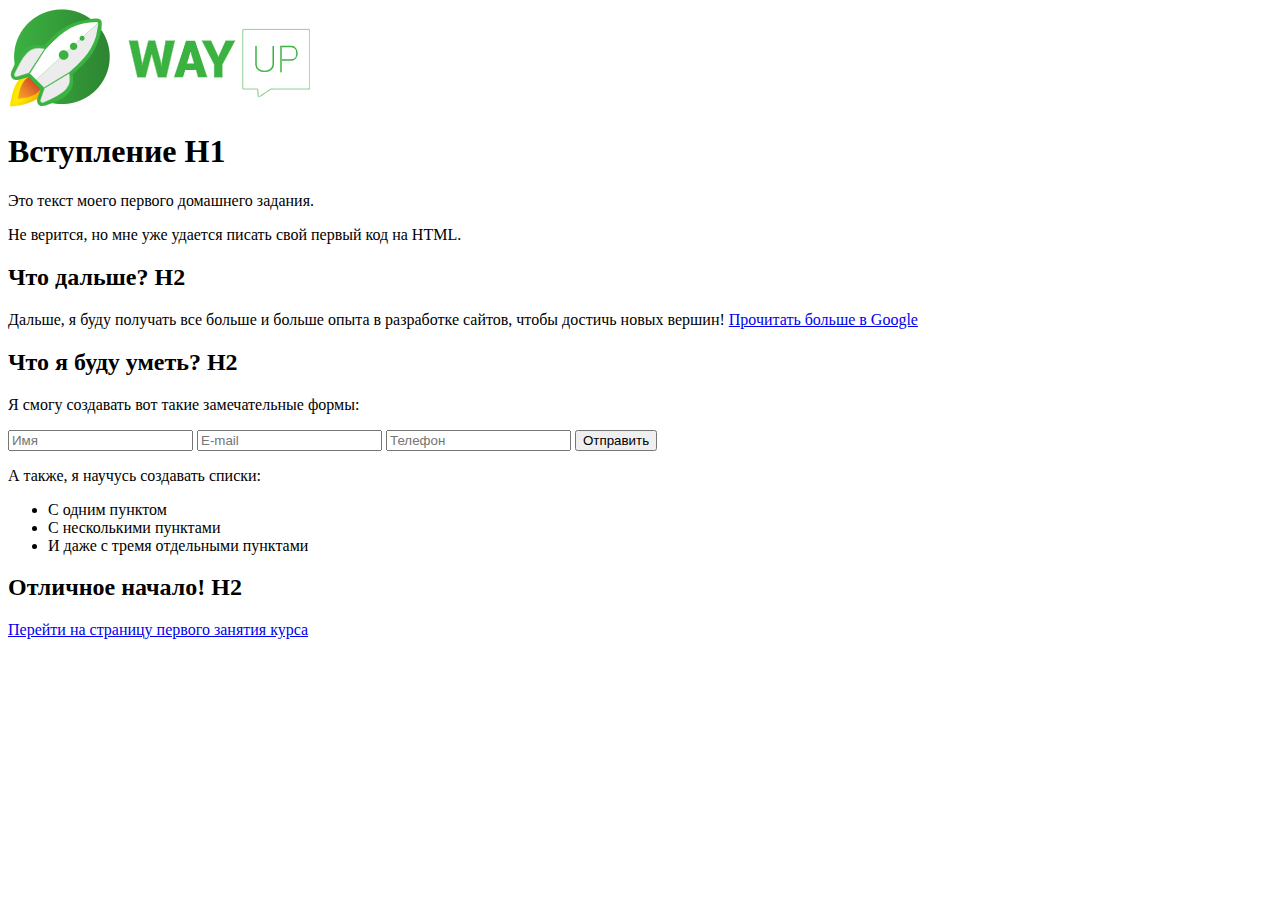
<file: homework2/index.html>
<!DOCTYPE html>
<html lang="ru">

<head>
   <meta charset="UTF-8">
   <title>WayUP - homework 2</title>
</head>

<body>
   <img src="img/logo.jpg" alt="WAYUP">
   <h1>
      Вступление H1
   </h1>
   <p>
      Это текст моего первого домашнего задания.
   </p>
   <p>
      Не верится, но мне уже удается писать свой первый код на HTML.
   </p>
   <h2>
      Что дальше? H2
   </h2>
   <p>
      Дальше, я буду получать все больше и больше опыта в разработке сайтов, чтобы достичь новых вершин!
      <a href="https://www.google.com/">Прочитать больше в Google</a>
   </p>
   <h2>
      Что я буду уметь? H2
   </h2>
   <p>
      Я смогу создавать вот такие замечательные формы:
   </p>
   <input type="text" placeholder="Имя" required>
   <input type="email" placeholder="E-mail" required>
   <input type="tel" placeholder="Телефон" required>
   <button type="submit">Отправить</button>
   <p>
      А также, я научусь создавать списки:
   </p>
   <ul>
      <li>С одним пунктом</li>
      <li>С несколькими пунктами</li>
      <li>И даже с тремя отдельными пунктами</li>
   </ul>
   <h2>
      Отличное начало! H2
   </h2>
   <a href="https://wayup.in/cabinet/course10/unit1/lesson1">
      Перейти на страницу первого занятия курса
   </a>
</body>

</html>
</file>
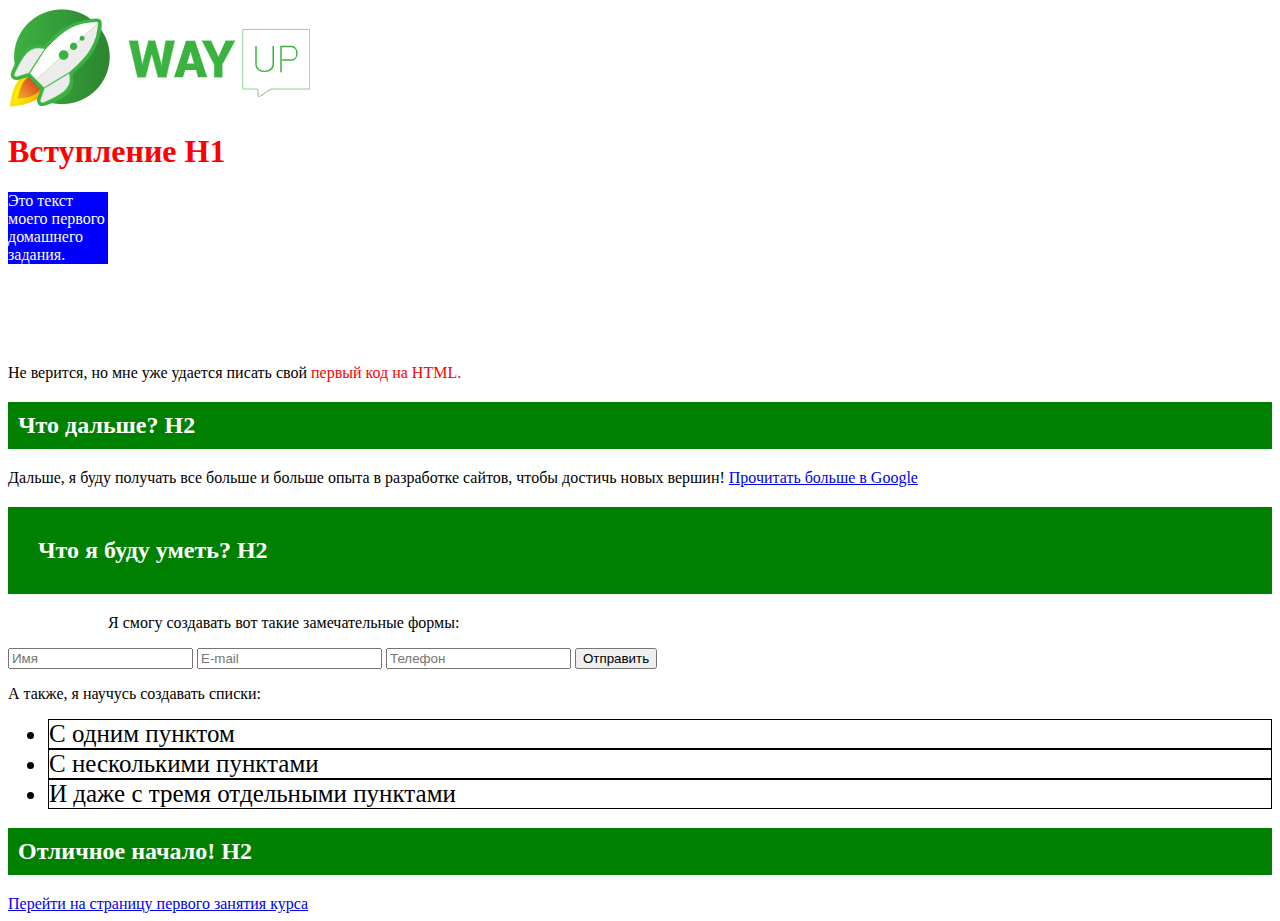
<file: homework3/index.html>
<!DOCTYPE html>
<html lang="ru">

<head>
   <meta charset="UTF-8">
   <title>WayUP - homework 3</title>
   <link rel="stylesheet" href="css/style.css">
</head>

<body>
   <header>
      <img src="img/logo.jpg" alt="WAYUP">
      <h1 class="header__title">
         Вступление H1
      </h1>
      <p class="header__text header__text--bgblue с-white mb-100">
         Это текст моего первого домашнего задания.
      </p>


      <p>
         Не верится, но мне уже удается писать свой <span class="red">первый код на HTML.</span>
      </p>
   </header>

   <section>
      <h2 class="bg-green с-white p-10">
         Что дальше? H2
      </h2>
      <p>
         Дальше, я буду получать все больше и больше опыта в разработке сайтов, чтобы достичь новых вершин!
         <a href="https://www.google.com/" target="_blank">Прочитать больше в Google</a>
      </p>
   </section>

   <section>
      <h2 class="bg-green с-white p-30">
         Что я буду уметь? H2
      </h2>
      <p class="ml-100">
         Я смогу создавать вот такие замечательные формы:
      </p>
      <form action="#">
         <input type="text" placeholder="Имя" required>
         <input type="email" placeholder="E-mail" required>
         <input type="tel" placeholder="Телефон" required>
         <button type="submit">Отправить</button>
      </form>
      <p>
         А также, я научусь создавать списки:
      </p>
      <ul class="textlist">
         <li class="textlist__item">С одним пунктом</li>
         <li class="textlist__item">С несколькими пунктами</li>
         <li class="textlist__item">И даже с тремя отдельными пунктами</li>
      </ul>
   </section>

   <footer>
      <h2 class="bg-green p-10 с-white">
         Отличное начало! H2
      </h2>
      <a href="https://wayup.in/cabinet/course10/unit1/lesson1" target="_blank">
         Перейти на страницу первого занятия курса
      </a>
   </footer>
</body>

</html>
</file>
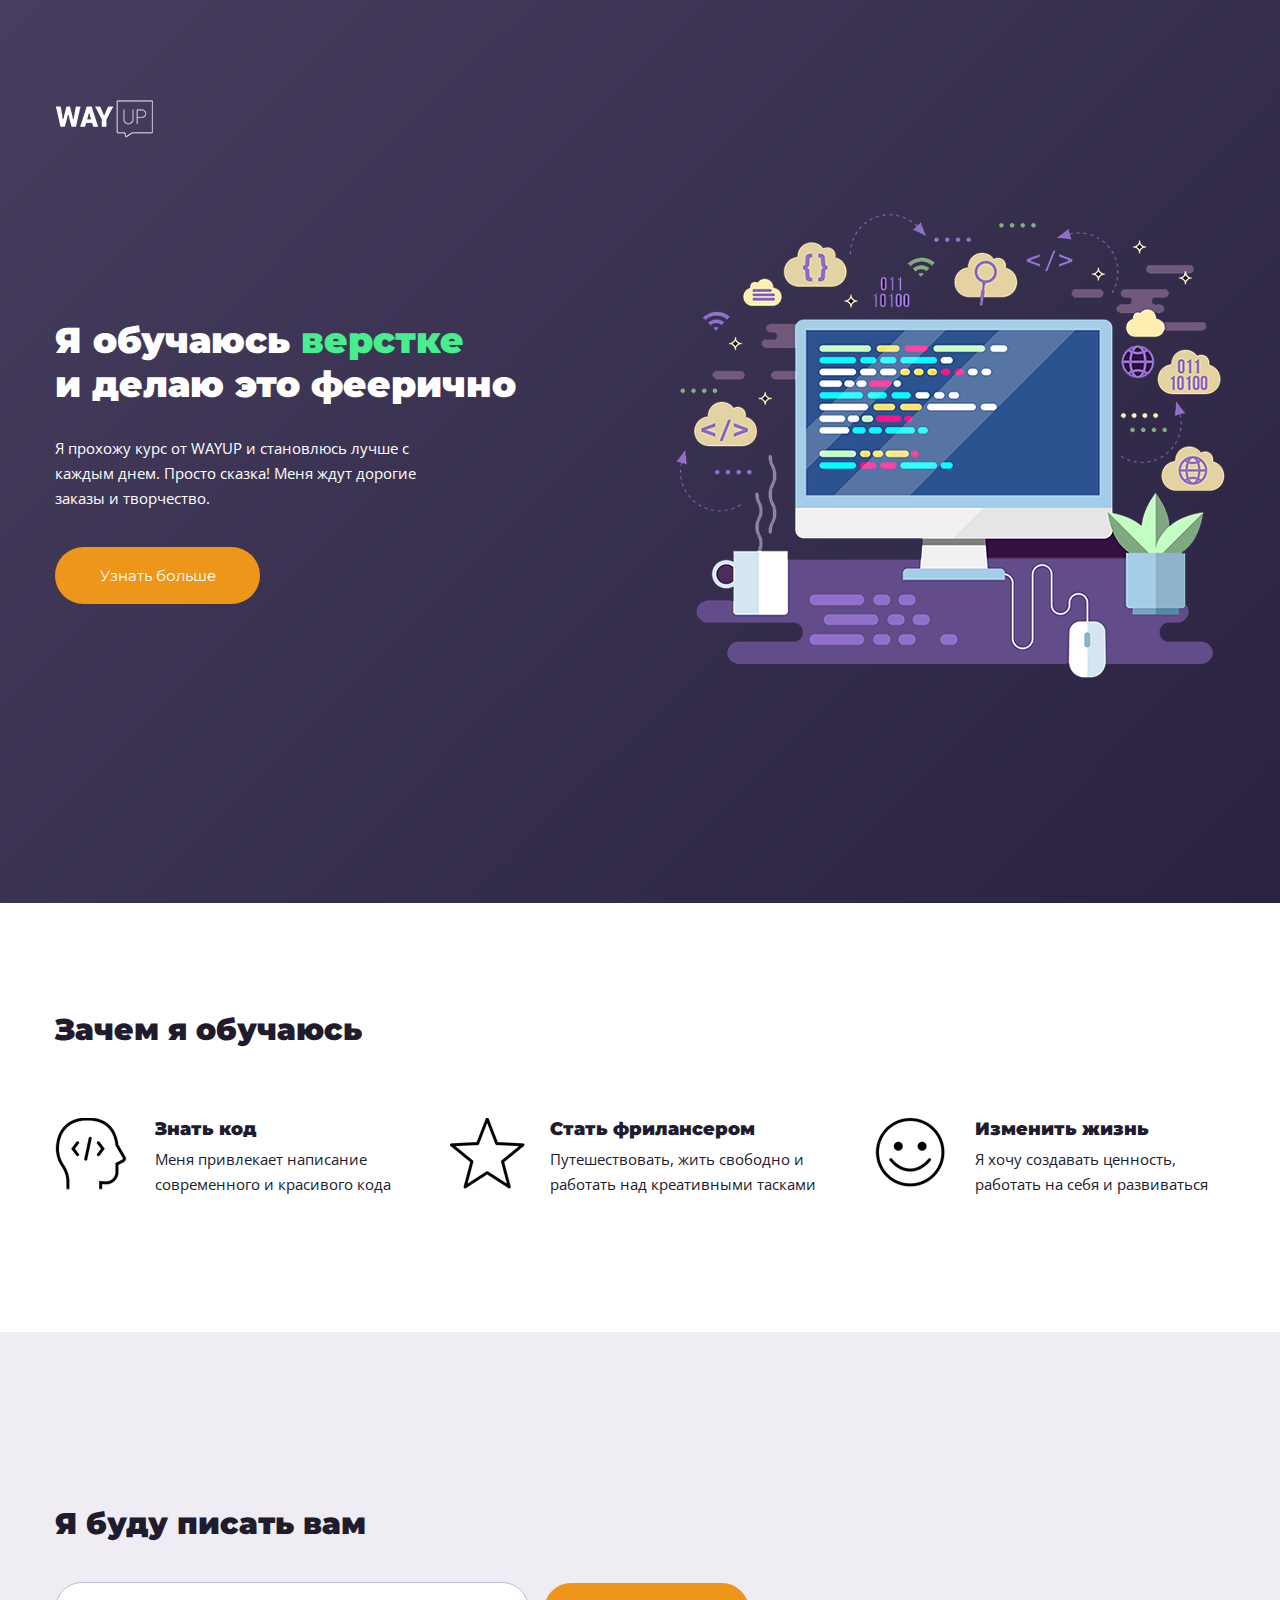
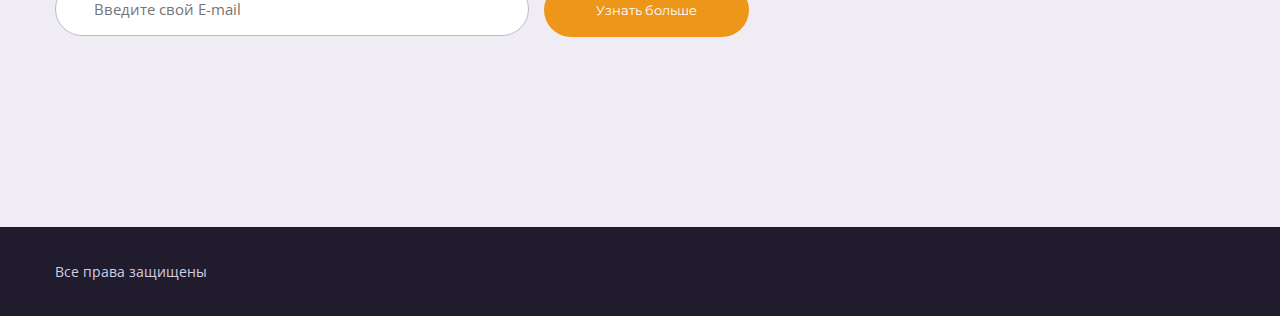
<file: homework4/index.html>
<!DOCTYPE html>
<html lang="ru">

<head>
   <meta charset="UTF-8">
   <title>Верстка современного сайта</title>
   <link href="https://fonts.googleapis.com/css?family=Montserrat:900|Open+Sans&amp;subset=cyrillic" rel="stylesheet">
   <link rel="stylesheet" href="css/main.css">
</head>

<body>
   <header id="header" class="header">
      <div class="container">
         <img src="img/logo.png" alt="WAYUP" class="logo">
         <div class="wrapper">
            <div class="offer">
               <h1 class="title">
                  Я обучаюсь <span>верстке</span><br>и делаю это феерично
               </h1>
               <p class="intro">
                  Я прохожу курс от WAYUP и становлюсь лучше с каждым днем. Просто сказка! Меня ждут дорогие заказы и
                  творчество.
               </p>
               <a href="#" class="btn">Узнать больше</a>
            </div>
            <img src="img/desktop.png" alt="Code desktop" class="desktop">
         </div>
      </div>
   </header>
   <section id="learn" class="learn">
      <div class="container">
         <h2 class="section-title">Зачем я обучаюсь</h2>
         <div class="skills">
            <div class="skill">
               <h3 class="skill-title">
                  Знать код
               </h3>
               <p class="skill-text">
                  Меня привлекает написание современного и красивого кода
               </p>
            </div>
            <div class="skill skill-free">
               <h3 class="skill-title">
                  Стать фрилансером
               </h3>
               <p class="skill-text">
                  Путешествовать, жить свободно и работать над креативными тасками
               </p>
            </div>
            <div class="skill skill-change">
               <h3 class="skill-title">
                  Изменить жизнь
               </h3>
               <p class="skill-text">
                  Я хочу создавать ценность, работать на себя и развиваться
               </p>
            </div>
         </div>
      </div>
   </section>
   <section id="mail" class="mail">
      <div class="container">
         <h2 class="section-title">Я буду писать вам</h2>
         <form action="#" class="form">
            <input type="email" placeholder="Введите свой E-mail" name="email" class="input" required>
            <button type="submit" class="btn btn-form">Узнать больше</button>
         </form>
      </div>
   </section>
   <footer id="footer" class="footer">
      <div class="container">
         <p class="credits">
            Все права защищены
         </p>
      </div>
   </footer>
</body>

</html>
</file>
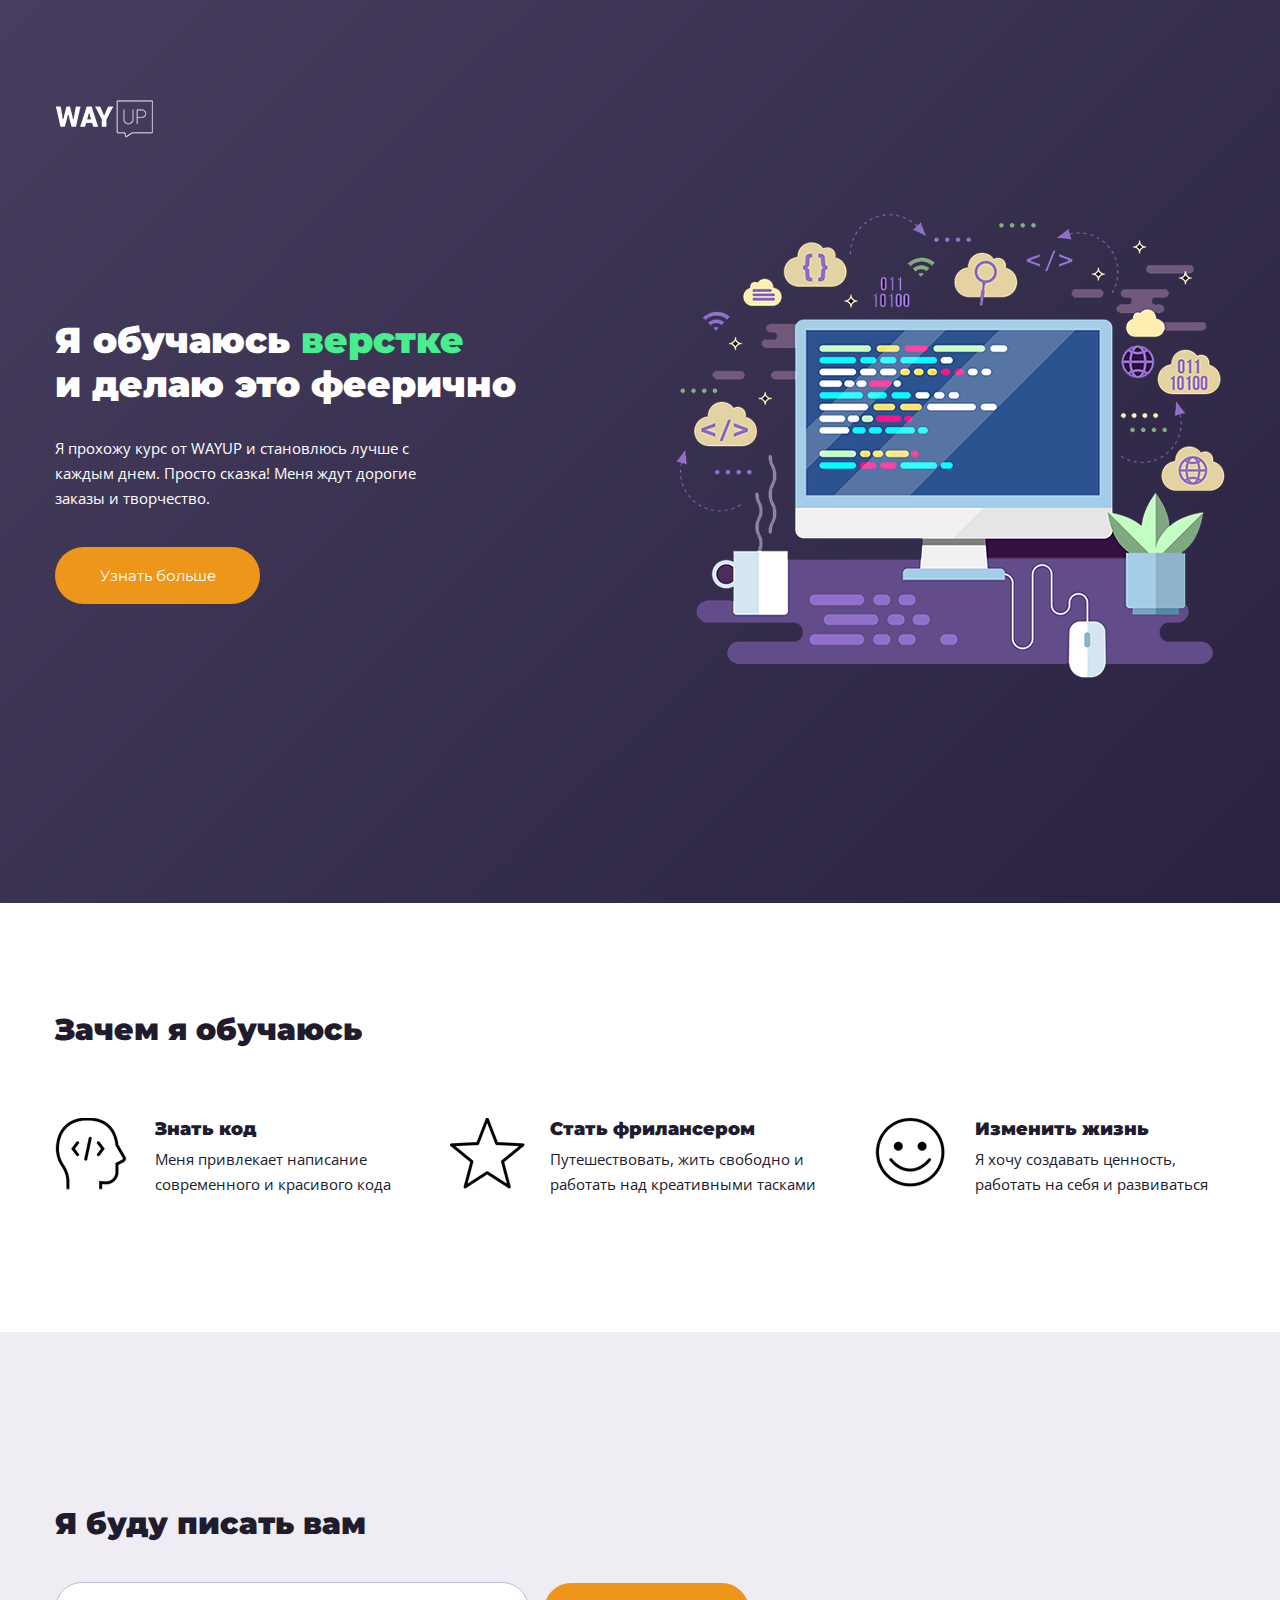
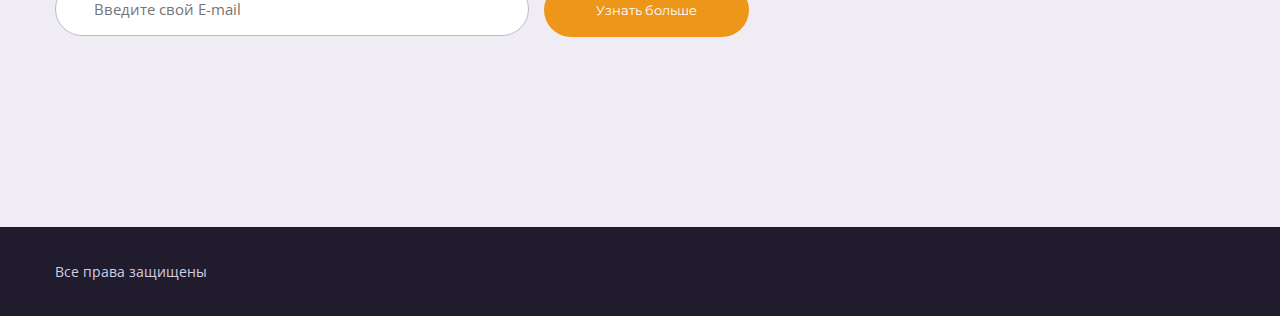
<file: homework5/index.html>
<!DOCTYPE html>
<html lang="ru">

<head>
   <meta charset="UTF-8">
   <title>Верстка современного сайта</title>
   <link href="https://fonts.googleapis.com/css?family=Montserrat:900|Open+Sans&amp;subset=cyrillic" rel="stylesheet">
   <link rel="stylesheet" href="css/main.css">
   <link rel="stylesheet" href="css/media.css">
</head>

<body>
   <header id="header" class="header">
      <div class="container">
         <img src="img/logo.png" alt="WAYUP" class="logo">
         <div class="wrapper">
            <div class="offer">
               <h1 class="title">
                  Я обучаюсь <span>верстке</span><br>и делаю это феерично
               </h1>
               <p class="intro">
                  Я прохожу курс от WAYUP и становлюсь лучше с каждым днем. Просто сказка! Меня ждут дорогие заказы и
                  творчество.
               </p>
               <a href="#" class="btn">Узнать больше</a>
            </div>
            <img src="img/desktop.png" alt="Code desktop" class="desktop">
         </div>
      </div>
   </header>
   <section id="learn" class="learn">
      <div class="container">
         <h2 class="section-title">Зачем я обучаюсь</h2>
         <div class="skills">
            <div class="skill">
               <h3 class="skill-title">
                  Знать код
               </h3>
               <p class="skill-text">
                  Меня привлекает написание современного и красивого кода
               </p>
            </div>
            <div class="skill skill-free">
               <h3 class="skill-title">
                  Стать фрилансером
               </h3>
               <p class="skill-text">
                  Путешествовать, жить свободно и работать над креативными тасками
               </p>
            </div>
            <div class="skill skill-change">
               <h3 class="skill-title">
                  Изменить жизнь
               </h3>
               <p class="skill-text">
                  Я хочу создавать ценность, работать на себя и развиваться
               </p>
            </div>
         </div>
      </div>
   </section>
   <section id="mail" class="mail">
      <div class="container">
         <h2 class="section-title">Я буду писать вам</h2>
         <form action="#" class="form">
            <input type="email" placeholder="Введите свой E-mail" name="email" class="input" required>
            <button type="submit" class="btn btn-form">Узнать больше</button>
         </form>
      </div>
   </section>
   <footer id="footer" class="footer">
      <div class="container">
         <p class="credits">
            Все права защищены
         </p>
      </div>
   </footer>
</body>

</html>
</file>
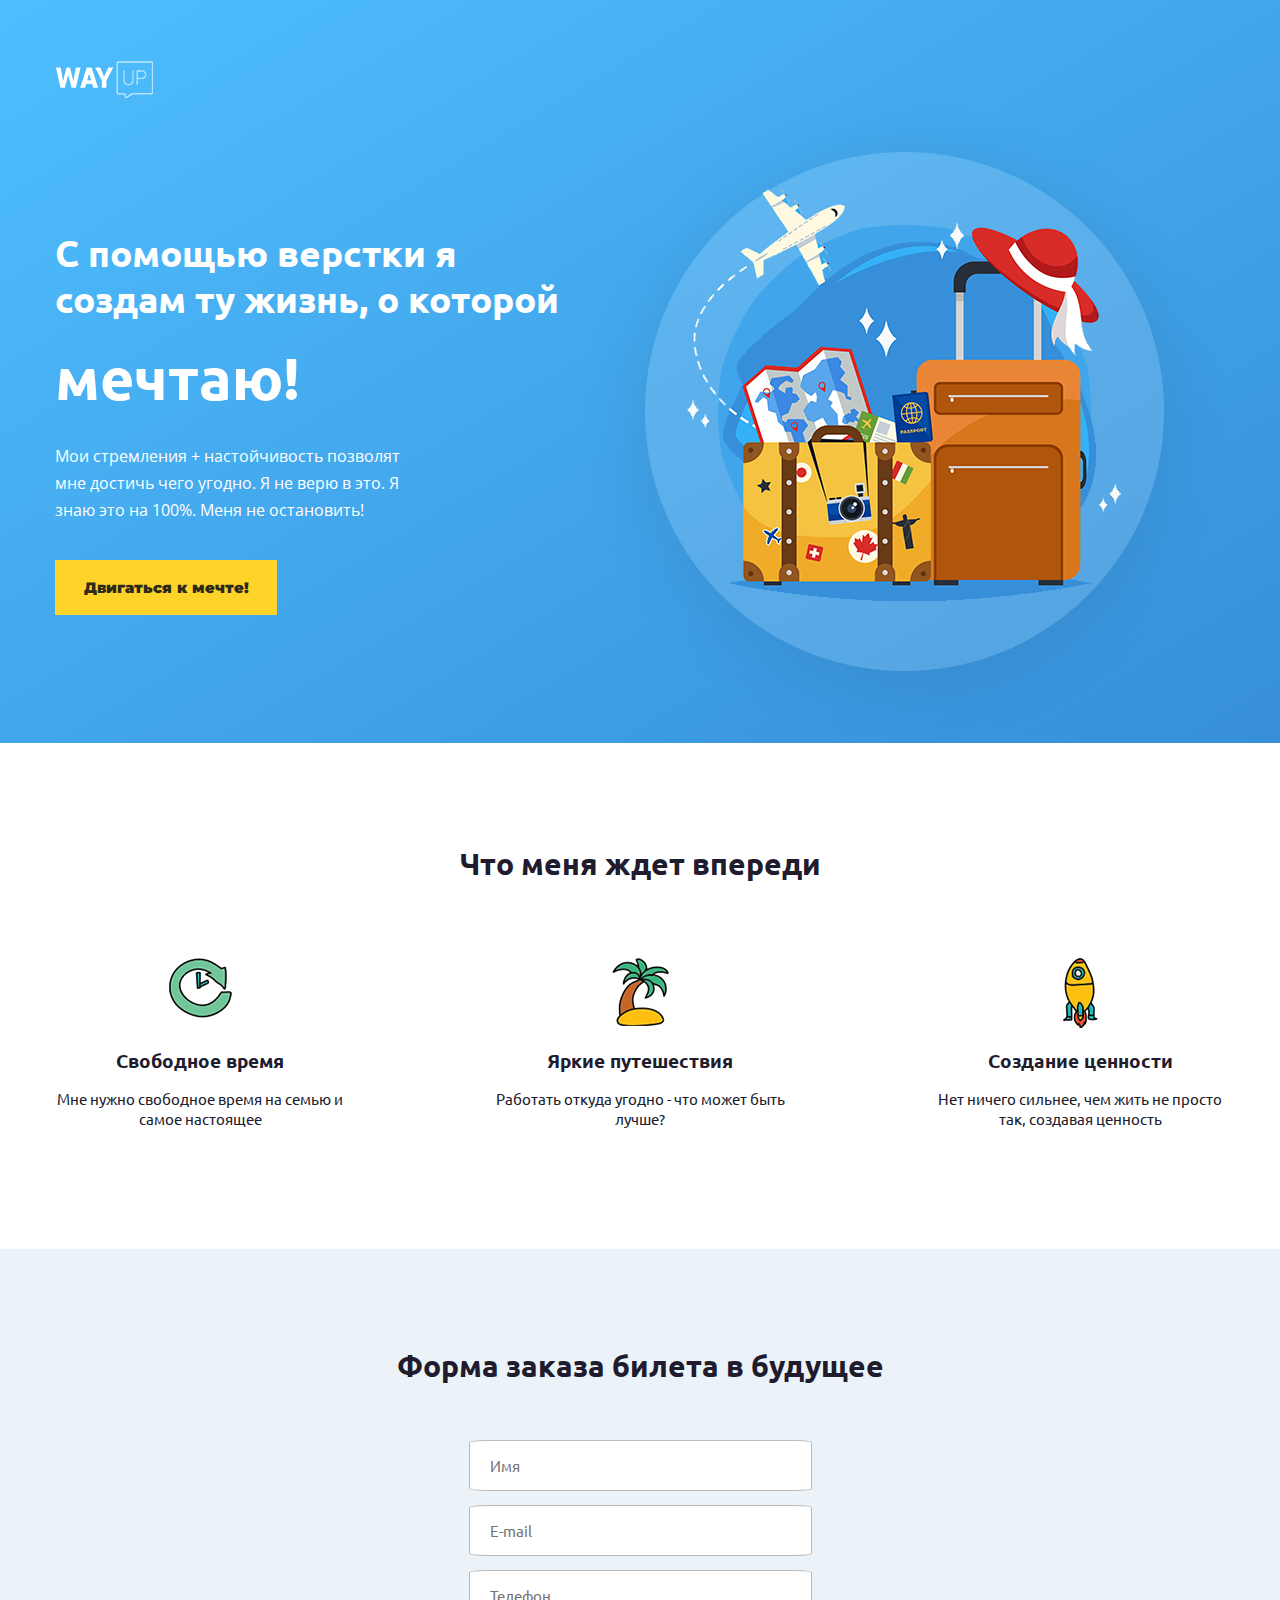
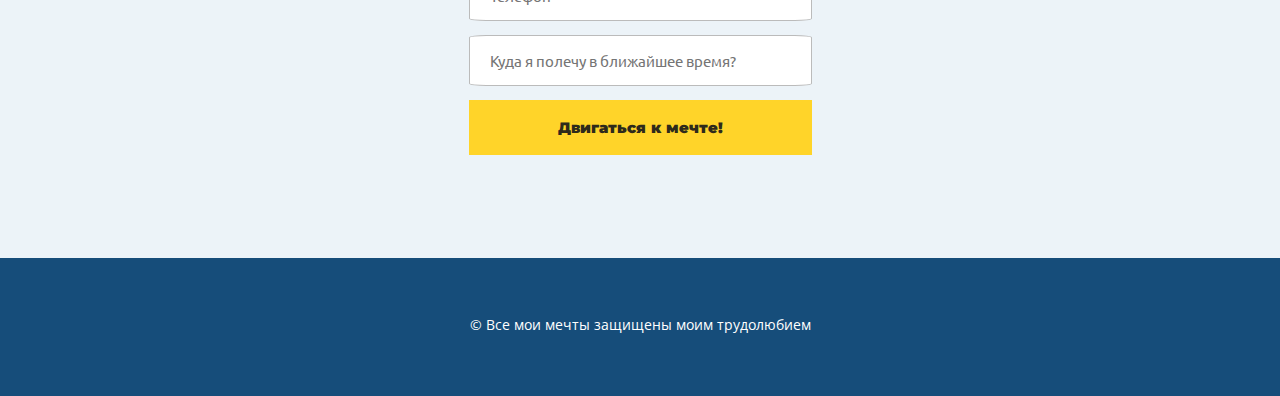
<file: homework6/index.html>
<!DOCTYPE html>
<html lang="ru">

<head>
   <meta charset="UTF-8">
   <title>Верстка современного сайта</title>
   <meta name="viewport" content="width=device-width, initial-scale=1, shrink-to-fit=no">

   <link
      href="https://fonts.googleapis.com/css2?family=Montserrat:wght@900&family=Open+Sans&family=Ubuntu:wght@400;700&display=swap"
      rel="stylesheet">
   <link rel="stylesheet" href="https://cdnjs.cloudflare.com/ajax/libs/animate.css/4.0.0/animate.min.css" />
   <link rel="stylesheet" href="css/style.css">
   <link rel="stylesheet" href="css/media.css">
</head>

<body>
   <header id="header" class="header">
      <div class="container">
         <img src="img/logo.png" alt="WAYUP" class="logo">

         <div class="wrapper">
            <div class="header__offer animate__animated animate__fadeInLeft">
               <h1 class="header__title">
                  С помощью верстки
                  я создам ту жизнь, о которой
                  <span class="fs-59 mt-17">мечтаю!</span>
               </h1>
               <p class="header__intro">
                  Мои стремления + настойчивость позволят мне достичь чего угодно. Я не верю в это. Я знаю это на 100%.
                  Меня не остановить!
               </p>
               <a href="#" class="btn">Двигаться к мечте!</a>
            </div>

            <img src="img/travel.png" alt="Travel" class="header__travel animate__animated animate__fadeInRight">
         </div>
      </div>
   </header>

   <section id="learn" class="learn">
      <div class="container">
         <h2 class="section__title">
            Что меня ждет впереди
         </h2>
         <div class="virtues">
            <div class="virtues__item virtues__item--schedule animate__animated">
               <h3 class="virtues__title">
                  Свободное время
               </h3>
               <p class="virtues__text">
                  Мне нужно свободное время на семью и самое настоящее
               </p>
            </div>
            <div class="virtues__item virtues__item--travels animate__animated">
               <h3 class="virtues__title">
                  Яркие путешествия
               </h3>
               <p class="virtues__text">
                  Работать откуда угодно - что может быть лучше?
               </p>
            </div>
            <div class="virtues__item virtues__item--values animate__animated">
               <h3 class="virtues__title">
                  Создание ценности
               </h3>
               <p class="virtues__text">
                  Нет ничего сильнее, чем жить не просто так, создавая ценность
               </p>
            </div>
         </div>
      </div>
   </section>

   <section id="mail" class="mail">
      <div class="container">
         <h2 class="section__title animate__animated">
            Форма заказа билета в будущее
         </h2>

         <form action="#" class="mail__form animate__animated">
            <input type="text" name="name" class="mail__input" placeholder="Имя" required>
            <input type="email" name="email" class="mail__input" placeholder="E-mail" required>
            <input type="tel" name="number" class="mail__input" placeholder="Телефон" required>
            <input type="text" name="text" class="mail__input" placeholder="Куда я полечу в ближайшее время?">
            <button type="submit" class="btn btn--form">Двигаться к мечте!</button>
         </form>
      </div>
   </section>

   <footer id="footer" class="footer">
      <div class="container">
         <p class="credits">
            © Все мои мечты защищены моим трудолюбием
         </p>
      </div>
   </footer>

   <script src="js/jquery-3.5.1.min.js"></script>
   <script src="js/script.js"></script>
</body>

</html>
</file>
<file: homework3/css/style.css>
.header__title {
   color: red;
}

.header__text {
   width: 100px;
}

.header__text--bgblue {
   background-color: blue;
}

.red {
   color: red;
}

.с-white {
   color: #fff;
}

.bg-green {
   background-color: green;
}

.p-10 {
   padding: 10px;
}

.p-30 {
   padding: 30px;
}

.ml-100 {
   margin-left: 100px;
}

.textlist__item {
   border: 1px solid black;
   font-size: 25px;
}

.mb-100 {
   margin-bottom: 100px;
}
</file>
<file: homework4/css/main.css>
body {
   font-family: "Open Sans", sans-serif;
   color: #201b2d;
   font-size: 15px;
   padding: 0;
   margin: 0;
}

div,
p,
input,
button,
form,
span,
a,
ul,
li {
   box-sizing: border-box;
}

h1,
h2,
h3,
h4,
h5,
h6 {
   margin: 0;
   font-family: "Montserrat", sans-serif;
   font-weight: 900;
}

p {
   line-height: 1.65em;
}

.container {
   width: 1170px;
   margin: 0 auto;
}

.header {
   background: rgba(71, 62, 95, 1);
   background: -moz-linear-gradient(-45deg, rgba(71, 62, 95, 1) 0%, rgba(42, 34, 64, 1) 100%);
   background: -webkit-gradient(
      left top,
      right bottom,
      color-stop(0%, rgba(71, 62, 95, 1)),
      color-stop(100%, rgba(42, 34, 64, 1))
   );
   background: -webkit-linear-gradient(-45deg, rgba(71, 62, 95, 1) 0%, rgba(42, 34, 64, 1) 100%);
   background: -o-linear-gradient(-45deg, rgba(71, 62, 95, 1) 0%, rgba(42, 34, 64, 1) 100%);
   background: -ms-linear-gradient(-45deg, rgba(71, 62, 95, 1) 0%, rgba(42, 34, 64, 1) 100%);
   background: linear-gradient(135deg, rgba(71, 62, 95, 1) 0%, rgba(42, 34, 64, 1) 100%);
   filter: progid:DXImageTransform.Microsoft.gradient( startColorstr='#473e5f', endColorstr='#2a2240', GradientType=1 );
   padding-top: 100px;
   padding-bottom: 225px;
   color: #fff;
}

.wrapper {
   display: flex;
   justify-content: space-between;
}

.offer {
   margin-top: 176px;
   width: 490px;
}

.title {
   font-size: 36px;
}

.title span {
   color: #48ed8e;
}

.intro {
   margin-bottom: 37px;
   margin-top: 30px;
   width: 380px;
}

.btn {
   font-family: "Montserrat", sans-serif;
   background: #ed9619;
   color: #fff;
   border-radius: 100px;
   display: block;
   width: 205px;
   padding: 19px 0;
   text-align: center;
   text-decoration: none;
   transition: all 0.5s ease;
}

.btn:hover {
   background: #d9860e;
}

.desktop {
   margin-top: 72px;
}

.learn {
   padding-top: 108px;
   padding-bottom: 120px;
}

.section-title {
   font-size: 30px;
}

.skills {
   display: flex;
   justify-content: space-between;
   margin-top: 70px;
}

.skill {
   width: 350px;
   background: url("../img/icon1.jpg") no-repeat left top;
   padding-left: 100px;
}

.skill-title {
   font-size: 18px;
}

.skill-text {
   margin-top: 7px;
}

.skill-free {
   width: 380px;
   background: url("../img/icon2.jpg") no-repeat left top;
}

.skill-change {
   background: url("../img/icon3.jpg") no-repeat left top;
}

.mail {
   background: #efecf4;
   padding-top: 173px;
   padding-bottom: 190px;
}

.form {
   margin-top: 40px;
}

.input {
   width: 474px;
   border: 1px solid #bfb8d1;
   font-size: 15px;
   font-family: "Open Sans", sans-serif;
   border-radius: 100px;
   height: 54px;
   padding-left: 38px;
}

.btn-form {
   border: 0;
   cursor: pointer;
   display: inline;
   margin-left: 11px;
}

.footer {
   padding: 33px 0;
   background: #201b2d;
}

.credits {
   color: #d4cee3;
   font-size: 14px;
   margin: 0;
}
</file>
<file: homework5/css/main.css>
body {
   font-family: "Open Sans", sans-serif;
   color: #201b2d;
   font-size: 15px;
   padding: 0;
   margin: 0;
}

div,
p,
input,
button,
form,
span,
a,
ul,
li {
   box-sizing: border-box;
}

h1,
h2,
h3,
h4,
h5,
h6 {
   margin: 0;
   font-family: "Montserrat", sans-serif;
   font-weight: 900;
}

p {
   line-height: 1.65em;
}

.container {
   width: 1170px;
   margin: 0 auto;
}

.header {
   background: rgba(71, 62, 95, 1);
   background: -moz-linear-gradient(-45deg, rgba(71, 62, 95, 1) 0%, rgba(42, 34, 64, 1) 100%);
   background: -webkit-gradient(
      left top,
      right bottom,
      color-stop(0%, rgba(71, 62, 95, 1)),
      color-stop(100%, rgba(42, 34, 64, 1))
   );
   background: -webkit-linear-gradient(-45deg, rgba(71, 62, 95, 1) 0%, rgba(42, 34, 64, 1) 100%);
   background: -o-linear-gradient(-45deg, rgba(71, 62, 95, 1) 0%, rgba(42, 34, 64, 1) 100%);
   background: -ms-linear-gradient(-45deg, rgba(71, 62, 95, 1) 0%, rgba(42, 34, 64, 1) 100%);
   background: linear-gradient(135deg, rgba(71, 62, 95, 1) 0%, rgba(42, 34, 64, 1) 100%);
   filter: progid:DXImageTransform.Microsoft.gradient( startColorstr='#473e5f', endColorstr='#2a2240', GradientType=1 );
   padding-top: 100px;
   padding-bottom: 225px;
   color: #fff;
}

.wrapper {
   display: flex;
   justify-content: space-between;
}

.offer {
   margin-top: 176px;
   width: 490px;
}

.title {
   font-size: 36px;
}

.title span {
   color: #48ed8e;
}

.intro {
   margin-bottom: 37px;
   margin-top: 30px;
   width: 380px;
}

.btn {
   font-family: "Montserrat", sans-serif;
   background: #ed9619;
   color: #fff;
   border-radius: 100px;
   display: block;
   width: 205px;
   padding: 19px 0;
   text-align: center;
   text-decoration: none;
   transition: all 0.5s ease;
}

.btn:hover {
   background: #d9860e;
}

.desktop {
   margin-top: 72px;
}

.learn {
   padding-top: 108px;
   padding-bottom: 120px;
}

.section-title {
   font-size: 30px;
}

.skills {
   display: flex;
   justify-content: space-between;
   margin-top: 70px;
}

.skill {
   width: 350px;
   background: url("../img/icon1.jpg") no-repeat left top;
   padding-left: 100px;
}

.skill-title {
   font-size: 18px;
}

.skill-text {
   margin-top: 7px;
}

.skill-free {
   width: 380px;
   background: url("../img/icon2.jpg") no-repeat left top;
}

.skill-change {
   background: url("../img/icon3.jpg") no-repeat left top;
}

.mail {
   background: #efecf4;
   padding-top: 173px;
   padding-bottom: 190px;
}

.form {
   margin-top: 40px;
}

.input {
   width: 474px;
   border: 1px solid #bfb8d1;
   font-size: 15px;
   font-family: "Open Sans", sans-serif;
   border-radius: 100px;
   height: 54px;
   padding-left: 38px;
}

.btn-form {
   border: 0;
   cursor: pointer;
   display: inline;
   margin-left: 11px;
}

.footer {
   padding: 33px 0;
   background: #201b2d;
}

.credits {
   color: #d4cee3;
   font-size: 14px;
   margin: 0;
}
</file>
<file: homework5/css/media.css>
/*Responsive*/

/* 992px - 1200px*/
@media screen and (max-width: 1200px) {
   .container {
      width: 960px;
   }
}

/* 768px - 992px*/
@media screen and (max-width: 992px) {
   .container {
      width: 720px;
   }

   .wrapper {
      flex-direction: column;
   }

   .header__offer {
      width: 100%;
      margin-top: 0;
      margin-bottom: 30px;
   }

   .header__intro {
      width: 100%;
   }

   .header__travel {
      display: block;
      margin: 20px auto 0;
      width: 580px;
   }

   .virtues {
      flex-direction: column;
   }

   .virtues__item {
      width: 100%;
      margin-bottom: 30px;
   }

   .virtues__text {
      max-width: 100%;
   }
}

/* 576px - 768px*/
@media screen and (max-width: 768px) {
   .container {
      width: 540px;
   }

   .header__travel,
   .mail__input,
   .btn {
      width: 100%;
   }
}

/* 320px - 576px*/
@media screen and (max-width: 576px) {
   .container {
      width: 90%;
   }
}
</file>
<file: homework6/css/style.css>
body {
   margin: 0;
   padding: 0;
   color: #201b2d;
   font-size: 15px;
   /*	font-family: 'Montserrat', sans-serif;
	font-family: 'Open Sans', sans-serif;*/
   font-family: "Ubuntu", sans-serif;
   overflow-x: hidden;
}

div,
p,
input,
button,
form,
span,
a,
ul,
li {
   box-sizing: border-box;
}

h1,
h2,
h3,
h4,
h5,
h6 {
   margin: 0;
}

.container {
   width: 1170px;
   margin: 0 auto;
}

.fs-59 {
   font-size: 59px;
}

.mt-17 {
   display: block;
   margin-top: 17px;
}

.header {
   background-image: -moz-linear-gradient(121deg, rgb(55, 143, 217) 0%, rgb(78, 190, 254) 100%);
   background-image: -webkit-linear-gradient(121deg, rgb(55, 143, 217) 0%, rgb(78, 190, 254) 100%);
   background-image: -ms-linear-gradient(121deg, rgb(55, 143, 217) 0%, rgb(78, 190, 254) 100%);
   padding-top: 61px;
   color: #fff;
}

.wrapper {
   display: flex;
   justify-content: space-between;
   align-items: center;
}

.header__offer {
   /*margin-top: 137px;*/
}

.header__title {
   font-size: 37px;
   font-weight: bold;
   margin-bottom: 29px;
   max-width: 590px;
}

.header__intro {
   font-family: "Open Sans", sans-serif;
   font-size: 16px;
   font-weight: normal;
   line-height: 1.7em;
   max-width: 350px;
   margin-bottom: 36px;
}

.btn {
   text-decoration: none;
   background-color: #ffd429;
   color: #2e2a1b;
   font-family: "Montserrat", sans-serif;
   font-size: 15px;
   font-weight: 900;
   display: block;
   width: 222px;
   padding: 18px 0;
   text-align: center;
   transition: all 0.5s ease;
}

.btn:hover {
   background-color: #2e2a1b;
   color: #ffd429;
}

.header__travel {
   /*padding-bottom: 80px;*/
}

.section__title {
   text-align: center;
   font-size: 30px;
   color: #201b2d;
}

.learn {
   padding-top: 102px;
   padding-bottom: 106px;
}

.virtues {
   margin-top: 75px;
   display: flex;
   justify-content: space-between;
}

.virtues__img {
   display: block;
   margin: 0 auto;
}

.virtues__item {
   background-repeat: no-repeat;
   background-position: center top;
   padding-top: 60px;
}

.virtues__item--schedule {
   background-image: url(../img/icon1.jpg);
}

.virtues__item--travels {
   background-image: url(../img/icon2.jpg);
}

.virtues__item--values {
   background-image: url(../img/icon3.jpg);
}

.virtues__title {
   font-size: 19px;
   font-weight: bold;
   text-align: center;
   margin-top: 30px;
}

.virtues__text {
   max-width: 290px;
   font-size: 15px;
   font-weight: normal;
   text-align: center;
   line-height: 1.3em;
}

.mail {
   background-color: #ecf3f8;
   padding-top: 98px;
   padding-bottom: 103px;
}

.mail__form {
   display: flex;
   flex-direction: column;
   justify-content: center;
   align-items: center;
   margin-top: 55px;
}

.mail__input {
   padding-left: 20px;
   padding-top: 15px;
   padding-bottom: 15px;
   width: 343px;
   background-color: #fff;
   border: 1px solid #bbbbbb;
   color: #bbbbbb;
   font-family: "Ubuntu", sans-serif;
   font-size: 15px;
   font-weight: normal;
   border-radius: 5%;
   margin-bottom: 14px;
}

.btn--form {
   border: 0;
   cursor: pointer;
   width: 343px;
}

.footer {
   background-color: #164d7a;
   padding-top: 57px;
   padding-bottom: 62px;
}

.credits {
   margin: 0;
   font-family: "Open Sans", sans-serif;
   font-size: 14px;
   font-weight: normal;
   color: #fff;
   text-align: center;
}
</file>
<file: homework6/css/media.css>
/*Responsive*/

/* 992px - 1200px*/
@media screen and (max-width: 1200px) {
   .container {
      width: 960px;
   }
}

/* 768px - 992px*/
@media screen and (max-width: 992px) {
   .container {
      width: 720px;
   }

   .wrapper {
      flex-direction: column;
   }

   .header__offer {
      width: 100%;
      margin-top: 0;
      margin-bottom: 30px;
   }

   .header__intro {
      width: 100%;
   }

   .header__travel {
      display: block;
      margin: 20px auto 0;
      width: 580px;
   }

   .virtues {
      flex-direction: column;
   }

   .virtues__item {
      width: 100%;
      margin-bottom: 30px;
   }

   .virtues__text {
      max-width: 100%;
   }
}

/* 576px - 768px*/
@media screen and (max-width: 768px) {
   .container {
      width: 540px;
   }

   .header__travel,
   .mail__input,
   .btn {
      width: 100%;
   }
}

/* 320px - 576px*/
@media screen and (max-width: 576px) {
   .container {
      width: 90%;
   }
}
</file>
